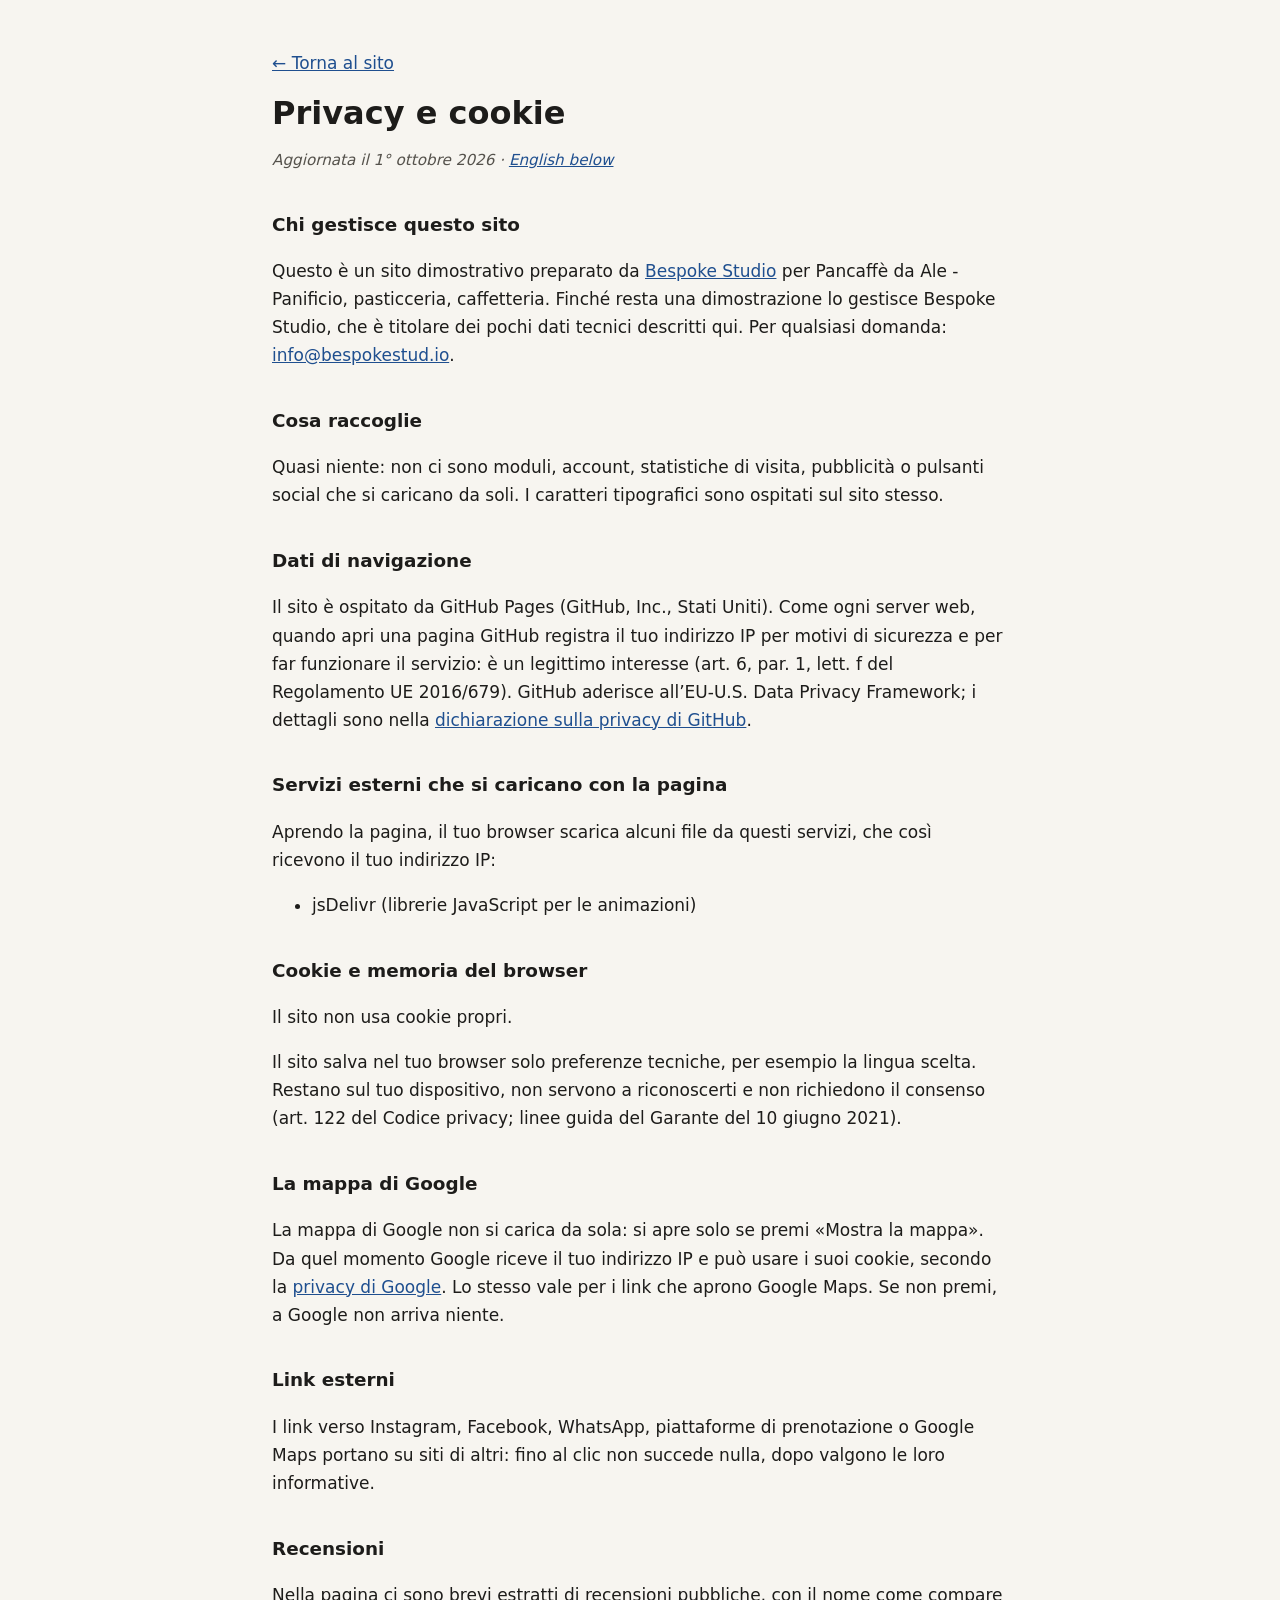
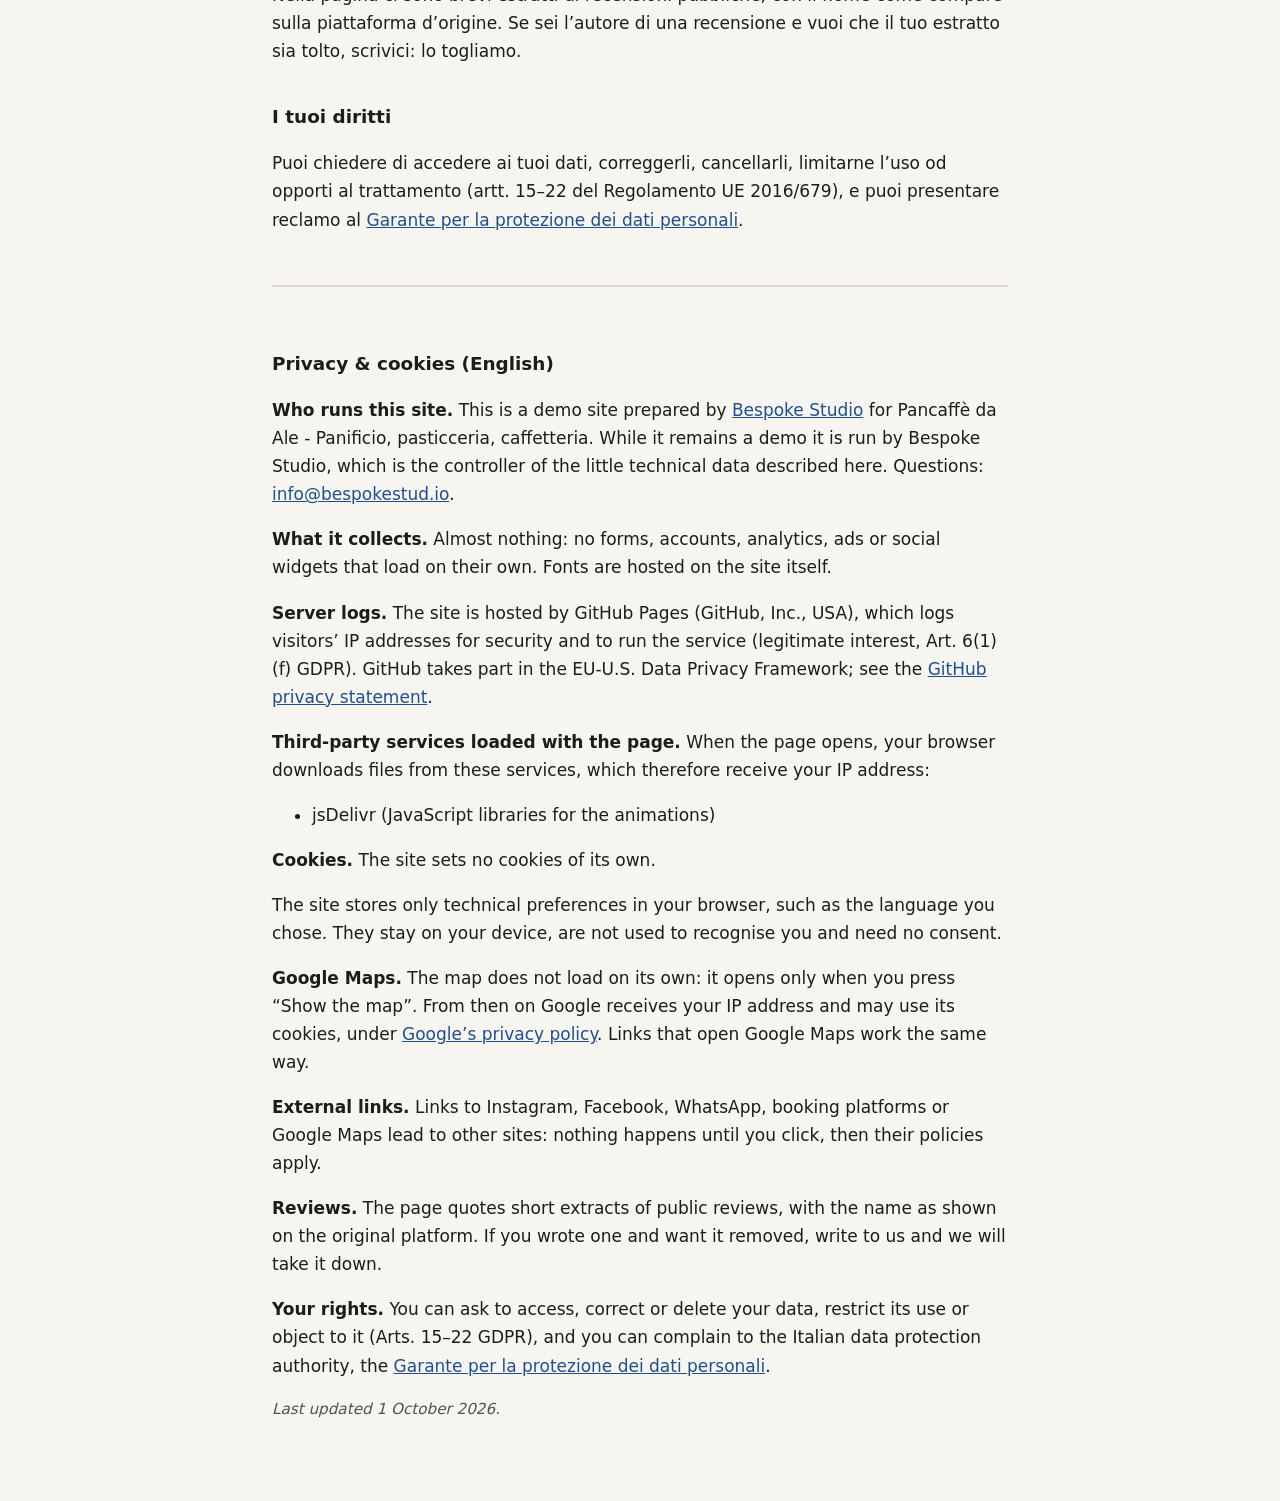
<file: privacy.html>
<!DOCTYPE html>
<html lang="it">
<head>
  <meta charset="UTF-8">
  <meta name="viewport" content="width=device-width, initial-scale=1.0">
  <meta name="robots" content="noindex">
  <title>Privacy e cookie · Pancaffè da Ale - Panificio, pasticceria, caffetteria</title>
  <meta name="description" content="Informativa privacy e cookie del sito Pancaffè da Ale - Panificio, pasticceria, caffetteria.">
  <style>
    body { margin: 0; background: #f7f5f0; color: #1d1c1a; font: 17px/1.65 system-ui, -apple-system, "Segoe UI", Roboto, sans-serif; }
    main { max-width: 46rem; margin: 0 auto; padding: 32px 20px 64px; }
    h1 { font-size: 2rem; line-height: 1.2; margin: 0.4em 0 0.2em; }
    h2 { font-size: 1.15rem; margin: 2em 0 0.4em; }
    a { color: #1f4f8f; }
    .data { color: #55524c; font-style: italic; font-size: 0.95rem; }
    .en { margin-top: 3em; padding-top: 1.5em; border-top: 2px solid #ddd8cc; }
    code { font-size: 0.9em; background: #ebe7dc; padding: 0 4px; border-radius: 3px; }
  </style>
</head>
<body>
<main>
  <p><a href="index.html">← Torna al sito</a></p>
  <h1>Privacy e cookie</h1>
  <p class="data">Aggiornata il 1° ottobre 2026 · <a href="#english" lang="en">English below</a></p>
  <h2>Chi gestisce questo sito</h2>
  <p>Questo è un sito dimostrativo preparato da <a href="https://bespokestud.io" rel="noopener">Bespoke Studio</a> per Pancaffè da Ale - Panificio, pasticceria, caffetteria. Finché resta una dimostrazione lo gestisce Bespoke Studio, che è titolare dei pochi dati tecnici descritti qui. Per qualsiasi domanda: <a href="mailto:info@bespokestud.io">info@bespokestud.io</a>.</p>
  <h2>Cosa raccoglie</h2>
  <p>Quasi niente: non ci sono moduli, account, statistiche di visita, pubblicità o pulsanti social che si caricano da soli. I caratteri tipografici sono ospitati sul sito stesso.</p>
  <h2>Dati di navigazione</h2>
  <p>Il sito è ospitato da GitHub Pages (GitHub, Inc., Stati Uniti). Come ogni server web, quando apri una pagina GitHub registra il tuo indirizzo IP per motivi di sicurezza e per far funzionare il servizio: è un legittimo interesse (art. 6, par. 1, lett. f del Regolamento UE 2016/679). GitHub aderisce all’EU-U.S. Data Privacy Framework; i dettagli sono nella <a href="https://docs.github.com/site-policy/privacy-policies/github-general-privacy-statement" rel="noopener">dichiarazione sulla privacy di GitHub</a>.</p>
  <h2>Servizi esterni che si caricano con la pagina</h2>
  <p>Aprendo la pagina, il tuo browser scarica alcuni file da questi servizi, che così ricevono il tuo indirizzo IP:</p>
  <ul><li>jsDelivr (librerie JavaScript per le animazioni)</li></ul>
  <h2>Cookie e memoria del browser</h2>
  <p>Il sito non usa cookie propri.</p>
  <p>Il sito salva nel tuo browser solo preferenze tecniche, per esempio la lingua scelta. Restano sul tuo dispositivo, non servono a riconoscerti e non richiedono il consenso (art. 122 del Codice privacy; linee guida del Garante del 10 giugno 2021).</p>
  <h2>La mappa di Google</h2>
  <p>La mappa di Google non si carica da sola: si apre solo se premi «Mostra la mappa». Da quel momento Google riceve il tuo indirizzo IP e può usare i suoi cookie, secondo la <a href="https://policies.google.com/privacy?hl=it" rel="noopener">privacy di Google</a>. Lo stesso vale per i link che aprono Google Maps. Se non premi, a Google non arriva niente.</p>
  <h2>Link esterni</h2>
  <p>I link verso Instagram, Facebook, WhatsApp, piattaforme di prenotazione o Google Maps portano su siti di altri: fino al clic non succede nulla, dopo valgono le loro informative.</p>
  <h2>Recensioni</h2>
  <p>Nella pagina ci sono brevi estratti di recensioni pubbliche, con il nome come compare sulla piattaforma d’origine. Se sei l’autore di una recensione e vuoi che il tuo estratto sia tolto, scrivici: lo togliamo.</p>
  <h2>I tuoi diritti</h2>
  <p>Puoi chiedere di accedere ai tuoi dati, correggerli, cancellarli, limitarne l’uso od opporti al trattamento (artt. 15–22 del Regolamento UE 2016/679), e puoi presentare reclamo al <a href="https://www.garanteprivacy.it" rel="noopener">Garante per la protezione dei dati personali</a>.</p>
  <div class="en" id="english" lang="en">
    <h2>Privacy &amp; cookies (English)</h2>
    <p><strong>Who runs this site.</strong> This is a demo site prepared by <a href="https://bespokestud.io" rel="noopener">Bespoke Studio</a> for Pancaffè da Ale - Panificio, pasticceria, caffetteria. While it remains a demo it is run by Bespoke Studio, which is the controller of the little technical data described here. Questions: <a href="mailto:info@bespokestud.io">info@bespokestud.io</a>.</p>
    <p><strong>What it collects.</strong> Almost nothing: no forms, accounts, analytics, ads or social widgets that load on their own. Fonts are hosted on the site itself.</p>
    <p><strong>Server logs.</strong> The site is hosted by GitHub Pages (GitHub, Inc., USA), which logs visitors’ IP addresses for security and to run the service (legitimate interest, Art. 6(1)(f) GDPR). GitHub takes part in the EU-U.S. Data Privacy Framework; see the <a href="https://docs.github.com/site-policy/privacy-policies/github-general-privacy-statement" rel="noopener">GitHub privacy statement</a>.</p>
    <p><strong>Third-party services loaded with the page.</strong> When the page opens, your browser downloads files from these services, which therefore receive your IP address:</p><ul><li>jsDelivr (JavaScript libraries for the animations)</li></ul>
    <p><strong>Cookies.</strong> The site sets no cookies of its own.</p>
    <p>The site stores only technical preferences in your browser, such as the language you chose. They stay on your device, are not used to recognise you and need no consent.</p>
    <p><strong>Google Maps.</strong> The map does not load on its own: it opens only when you press “Show the map”. From then on Google receives your IP address and may use its cookies, under <a href="https://policies.google.com/privacy?hl=en" rel="noopener">Google’s privacy policy</a>. Links that open Google Maps work the same way.</p>
    <p><strong>External links.</strong> Links to Instagram, Facebook, WhatsApp, booking platforms or Google Maps lead to other sites: nothing happens until you click, then their policies apply.</p>
    <p><strong>Reviews.</strong> The page quotes short extracts of public reviews, with the name as shown on the original platform. If you wrote one and want it removed, write to us and we will take it down.</p>
    <p><strong>Your rights.</strong> You can ask to access, correct or delete your data, restrict its use or object to it (Arts. 15–22 GDPR), and you can complain to the Italian data protection authority, the <a href="https://www.garanteprivacy.it" rel="noopener">Garante per la protezione dei dati personali</a>.</p>
    <p class="data">Last updated 1 October 2026.</p>
  </div>
</main>
</body>
</html>
</file>
